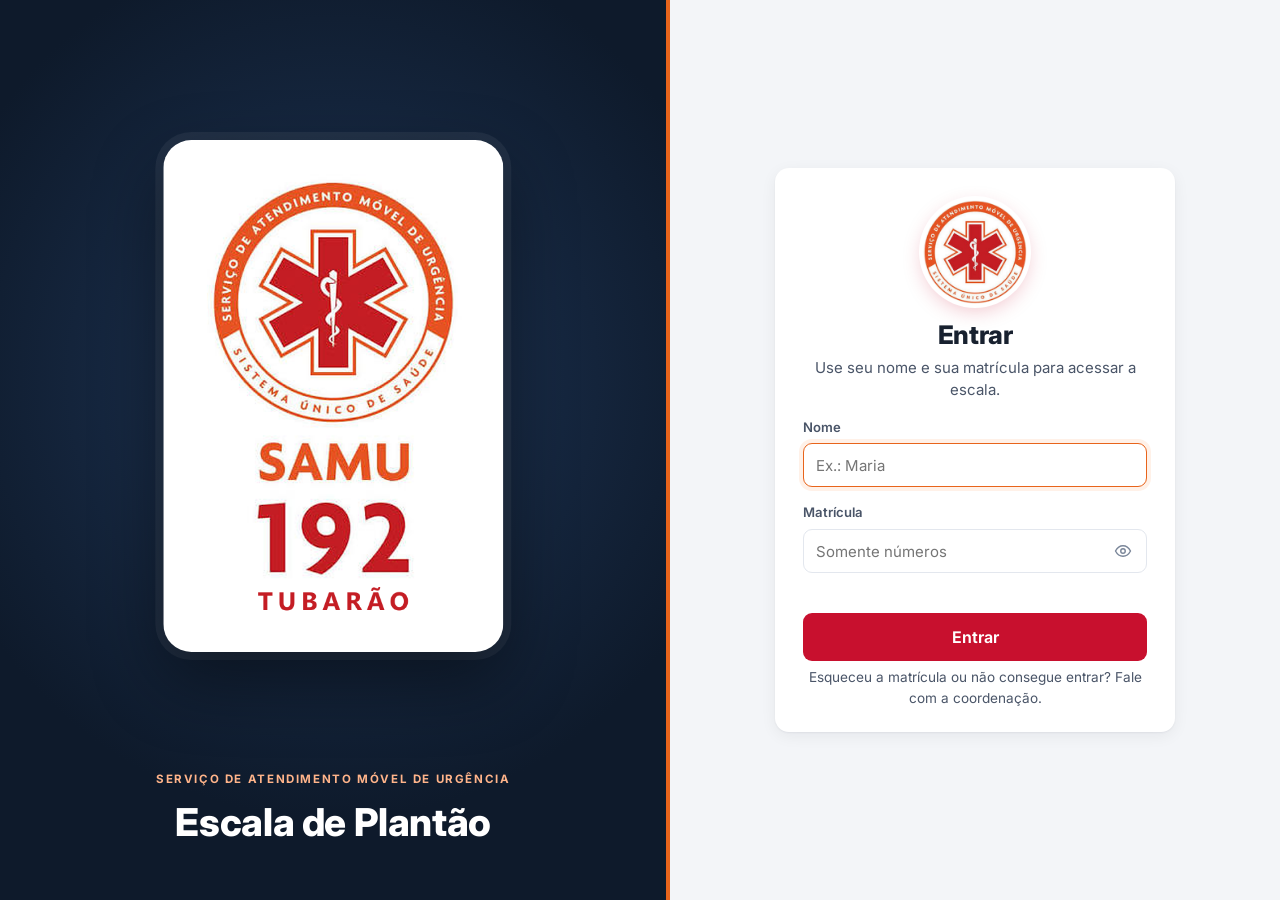
<file: static/login.html>
<!doctype html>
<html lang="pt-BR">
<head>
  <meta charset="utf-8">
  <meta name="viewport" content="width=device-width, initial-scale=1">
  <title>Entrar · Escala de Plantão SAMU 192</title>
  <meta name="theme-color" content="#0E1A2B">
  <link rel="preconnect" href="https://fonts.googleapis.com">
  <link rel="preconnect" href="https://fonts.gstatic.com" crossorigin>
  <link href="https://fonts.googleapis.com/css2?family=Inter:wght@400;500;600;700;800&display=swap" rel="stylesheet">
  <link rel="stylesheet" href="css/style.css">
  <link rel="manifest" href="manifest.webmanifest">
  <link rel="icon" type="image/png" sizes="32x32" href="img/favicon-32.png">
  <link rel="apple-touch-icon" href="img/apple-touch-icon.png">
  <meta name="apple-mobile-web-app-capable" content="yes">
  <meta name="mobile-web-app-capable" content="yes">
  <meta name="apple-mobile-web-app-status-bar-style" content="black-translucent">
  <meta name="apple-mobile-web-app-title" content="Escala SAMU">
</head>
<body class="login-page">
  <main class="login">
    <section class="login__brand" aria-hidden="true">
      <img class="login__brand-logo" src="img/samu-logo.png" alt="" width="846" height="1393">
      <div class="login__brand-text">
        <p class="hero__eyebrow">Serviço de Atendimento Móvel de Urgência</p>
        <p class="login__brand-title">Escala de Plantão</p>
      </div>
    </section>

    <section class="login__panel">
      <form class="login__card" id="form-login" novalidate>
        <div class="login__logo" role="img" aria-label="Logotipo do SAMU 192"></div>
        <h1>Entrar</h1>
        <p class="muted">Use seu nome e sua matrícula para acessar a escala.</p>

        <div class="login__aviso" id="login-aviso" role="status" hidden></div>

        <label class="field">
          <span class="field__label">Nome</span>
          <input name="nome" id="nome" autocomplete="username" autocapitalize="words" spellcheck="false"
                 placeholder="Ex.: Maria" maxlength="60" required aria-describedby="login-erro">
        </label>

        <label class="field">
          <span class="field__label">Matrícula</span>
          <span class="login__senha">
            <input name="matricula" id="matricula" type="password" inputmode="numeric" autocomplete="current-password"
                   placeholder="Somente números" maxlength="20" required aria-describedby="login-erro">
            <button type="button" class="login__olho" id="mostrar" aria-label="Mostrar matrícula" aria-pressed="false">
              <svg class="ic" viewBox="0 0 24 24"><path d="M2 12s3.6-7 10-7 10 7 10 7-3.6 7-10 7S2 12 2 12z"/><circle cx="12" cy="12" r="3"/></svg>
            </button>
          </span>
        </label>

        <p class="login__erro" id="login-erro" role="alert"></p>

        <button type="submit" class="btn btn--primary login__btn" id="entrar">
          <span class="login__spinner" aria-hidden="true"></span>
          <span id="entrar-texto">Entrar</span>
        </button>

        <p class="login__ajuda muted small">Esqueceu a matrícula ou não consegue entrar? Fale com a coordenação.</p>
      </form>
    </section>
  </main>
  <script src="js/login.js" type="module"></script>
  <script src="js/pwa.js" defer></script>
</body>
</html>
</file>
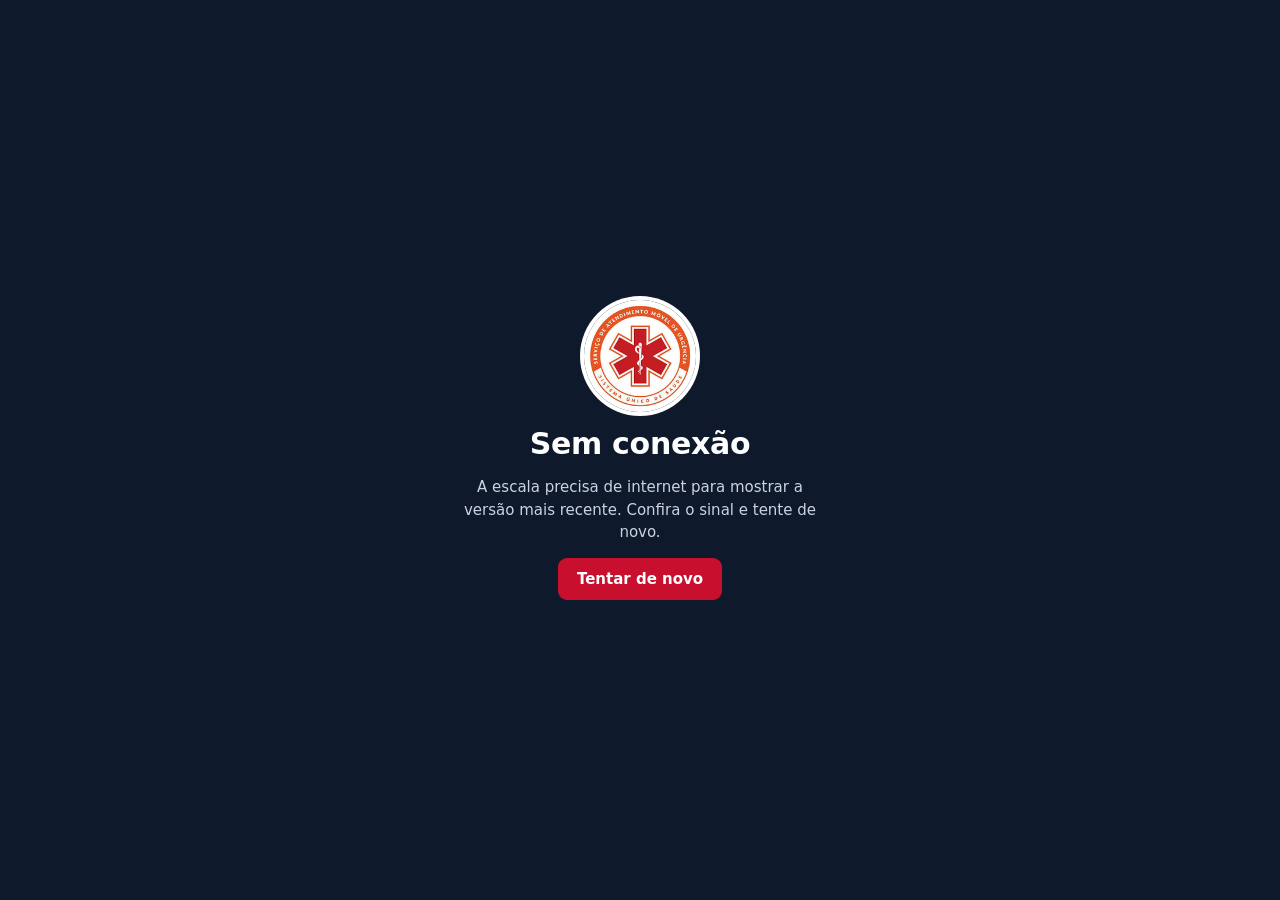
<file: static/offline.html>
<!doctype html>
<html lang="pt-BR">
<head>
  <meta charset="utf-8">
  <meta name="viewport" content="width=device-width, initial-scale=1">
  <title>Sem conexão · Escala de Plantão SAMU 192</title>
  <meta name="theme-color" content="#0E1A2B">
  <link rel="stylesheet" href="css/style.css">
  <style>
    .offline { min-height: 100vh; display: grid; place-items: center; padding: 24px 16px; background: var(--navy); color: #fff; text-align: center; }
    .offline__card { display: grid; gap: 14px; justify-items: center; max-width: 360px; }
    .offline__card img { width: 112px; height: 112px; border-radius: 50%; box-shadow: 0 0 0 4px #fff; }
    .offline__card p { color: #C9D3E1; }
  </style>
</head>
<body>
  <main class="offline">
    <div class="offline__card">
      <img src="img/icon-192.png" alt="SAMU 192">
      <h1>Sem conexão</h1>
      <p>A escala precisa de internet para mostrar a versão mais recente. Confira o sinal e tente de novo.</p>
      <button class="btn btn--primary" onclick="location.href='/'">Tentar de novo</button>
    </div>
  </main>
</body>
</html>
</file>
<file: static/css/style.css>
:root {
  --red: #C8102E;
  --red-700: #A00C24;
  --red-50: #FDECEE;
  --orange: #E8641B;
  --orange-50: #FFF1E8;
  --navy: #0E1A2B;
  --navy-700: #1B2A40;
  --ink: #18212F;
  --ink-2: #4A5568;
  --ink-3: #7A8699;
  --line: #E3E7EE;
  --bg: #F3F5F8;
  --surface: #FFFFFF;
  --green: #1E8E5A;
  --green-50: #E5F5EC;
  --amber: #B7791F;
  --amber-50: #FFF4DB;
  --blue-50: #EEF3FB;

  --s-DISPONIVEL: #FFFFFF;
  --s-DISPONIVEL-b: #D5DBE5;
  --s-INDISPONIVEL: #F9D3D8;
  --s-INDISPONIVEL-b: #E58A96;
  --s-PREFERENCIAL: #CDEFD9;
  --s-PREFERENCIAL-b: #6CC393;
  --s-FERIAS: #FFE2B8;
  --s-FERIAS-b: #EDAA4A;

  --radius: 14px;
  --radius-sm: 9px;
  --shadow: 0 1px 2px rgba(16, 24, 40, .05), 0 4px 16px rgba(16, 24, 40, .06);
  --font: "Inter", system-ui, -apple-system, "Segoe UI", Roboto, sans-serif;
}

* { box-sizing: border-box; }
html { -webkit-text-size-adjust: 100%; }
body {
  margin: 0;
  font: 15px/1.5 var(--font);
  color: var(--ink);
  background: var(--bg);
}
h1, h2, h3 { margin: 0; line-height: 1.2; letter-spacing: -.01em; }
h2 { font-size: 1.5rem; font-weight: 800; }
h3 { font-size: 1.05rem; font-weight: 700; }
p { margin: 0; }
.muted { color: var(--ink-2); }
.small { font-size: .85rem; }
[hidden] { display: none !important; }
button, input, select { font: inherit; color: inherit; }
:focus-visible { outline: 3px solid color-mix(in srgb, var(--orange) 70%, transparent); outline-offset: 2px; }

.ic { width: 18px; height: 18px; flex: none; fill: none; stroke: currentColor; stroke-width: 1.9; stroke-linecap: round; stroke-linejoin: round; }
.ic--xl { width: 56px; height: 56px; stroke-width: 1.4; }

/* ---------- Hero ---------- */
.hero {
  position: relative;
  color: #fff;
  background:
    linear-gradient(90deg, rgba(14, 26, 43, 0) 0, rgba(14, 26, 43, 0) 260px, var(--navy) 500px),
    var(--navy);
  border-bottom: 4px solid var(--orange);
}
.hero__inner {
  max-width: 1240px; margin: 0 auto; padding: 32px 24px;
  display: flex; justify-content: flex-end; align-items: center; min-height: 300px;
}
.hero__text { max-width: 560px; }
.hero__eyebrow { text-transform: uppercase; letter-spacing: .14em; font-size: .72rem; font-weight: 700; color: #FFB48A; }
.hero h1 { font-size: clamp(2rem, 4vw, 2.9rem); font-weight: 800; margin: 6px 0 8px; }
.hero__chips { display: flex; flex-wrap: wrap; gap: 8px; margin-top: 18px; }
.hero__chip {
  display: inline-flex; align-items: center; gap: 6px;
  padding: 6px 12px; border-radius: 999px; font-size: .82rem; font-weight: 600;
  background: rgba(255, 255, 255, .1); border: 1px solid rgba(255, 255, 255, .16);
}
.hero__chip .ic { width: 15px; height: 15px; }

/* ---------- Stepper ---------- */
.stepper {
  position: sticky; top: 0; z-index: 20;
  background: rgba(255, 255, 255, .92); backdrop-filter: blur(10px);
  border-bottom: 1px solid var(--line);
}
.stepper__list {
  list-style: none; margin: 0 auto; padding: 0 16px; max-width: 1240px;
  display: flex; gap: 4px; overflow-x: auto;
}
.step {
  display: flex; align-items: center; gap: 10px; white-space: nowrap;
  padding: 16px 14px 14px; border: 0; background: none; cursor: pointer;
  color: var(--ink-3); font-weight: 600; border-bottom: 3px solid transparent;
}
.step:hover { color: var(--ink); }
.step__num {
  display: grid; place-items: center; width: 26px; height: 26px; border-radius: 50%;
  font-size: .8rem; background: var(--bg); border: 1.5px solid var(--line);
}
.step.is-done .step__num { background: var(--green); border-color: var(--green); color: #fff; font-size: 0; }
.step.is-done .step__num::after { content: "✓"; font-size: .8rem; }
.step[aria-current="step"] { color: var(--red); border-bottom-color: var(--red); }
.step[aria-current="step"] .step__num { background: var(--red); border-color: var(--red); color: #fff; font-size: .8rem; }
.step[aria-current="step"] .step__num::after { content: none; }

/* ---------- Layout ---------- */
.container { max-width: 1240px; margin: 0 auto; padding: 28px 24px 64px; }
.view { display: grid; gap: 20px; animation: fade .25s ease; }
@keyframes fade { from { opacity: 0; transform: translateY(4px); } }
.view__head { display: flex; justify-content: space-between; align-items: flex-end; gap: 16px; flex-wrap: wrap; }
.view__head .muted { margin-top: 4px; max-width: 70ch; }
.layout-side { display: grid; grid-template-columns: 360px 1fr; gap: 20px; align-items: start; }
.layout-side--wide { grid-template-columns: 280px 1fr; }
.layout-side > * { min-width: 0; }
.card { background: var(--surface); border-radius: var(--radius); box-shadow: var(--shadow); padding: 22px; }
.card--flush { padding: 0; overflow: hidden; }
.card--narrow { max-width: 620px; }
.stack { display: grid; gap: 18px; }
.grid-2 { display: grid; grid-template-columns: 1fr 1fr; gap: 14px; }
.actions { display: flex; gap: 10px; justify-content: flex-end; flex-wrap: wrap; align-items: center; }

/* ---------- Forms ---------- */
.field { display: grid; gap: 6px; border: 0; padding: 0; margin: 0; min-width: 0; }
.field__label { font-size: .82rem; font-weight: 600; color: var(--ink-2); padding: 0; }
.field input {
  height: 44px; padding: 0 12px; border-radius: var(--radius-sm);
  border: 1.5px solid var(--line); background: #fff; width: 100%;
  transition: border-color .15s, box-shadow .15s;
}
.field input:focus { outline: none; border-color: var(--orange); box-shadow: 0 0 0 4px var(--orange-50); }
.field input[aria-invalid="true"] { border-color: var(--red); }
.field__error { color: var(--red); font-size: .8rem; min-height: 1em; }
.field__error:empty { display: none; }

.segmented { display: grid; grid-template-columns: 1fr 1fr; background: var(--bg); border-radius: var(--radius-sm); padding: 4px; gap: 4px; }
.segmented input { position: absolute; opacity: 0; pointer-events: none; }
.segmented span {
  display: block; text-align: center; padding: 9px 8px; border-radius: 7px;
  font-weight: 600; font-size: .9rem; color: var(--ink-2); cursor: pointer;
}
.segmented input:checked + span { background: #fff; color: var(--ink); box-shadow: 0 1px 3px rgba(0,0,0,.1); }
.segmented input:focus-visible + span { outline: 3px solid var(--orange-50); }

.presets { display: flex; gap: 8px; flex-wrap: wrap; }
.chip {
  border: 1.5px solid var(--line); background: #fff; border-radius: 999px;
  padding: 6px 14px; font-size: .85rem; font-weight: 600; color: var(--ink-2); cursor: pointer;
}
.chip:hover { border-color: var(--orange); color: var(--orange); }

.summary { display: grid; grid-template-columns: repeat(3, 1fr); gap: 10px; }
.summary div { background: var(--bg); border-radius: var(--radius-sm); padding: 12px 14px; }
.summary b { display: block; font-size: 1.35rem; font-weight: 800; }
.summary span { font-size: .8rem; color: var(--ink-2); }
.summary .is-error { grid-column: 1 / -1; background: var(--red-50); color: var(--red-700); font-weight: 600; }

/* ---------- Buttons ---------- */
.btn {
  display: inline-flex; align-items: center; justify-content: center; gap: 8px;
  height: 42px; padding: 0 18px; border-radius: var(--radius-sm); border: 1.5px solid transparent;
  font-weight: 650; cursor: pointer; text-decoration: none; white-space: nowrap;
  transition: background .15s, border-color .15s, transform .05s;
}
.btn:active { transform: translateY(1px); }
.btn--primary { background: var(--red); color: #fff; }
.btn--primary:hover { background: var(--red-700); }
.btn--ghost { background: #fff; border-color: var(--line); color: var(--ink); }
.btn--ghost:hover { border-color: var(--ink-3); }
.btn--danger { background: var(--red); color: #fff; }
.btn--small { height: 34px; padding: 0 12px; font-size: .85rem; background: #fff; border-color: currentColor; color: inherit; }
.btn:disabled, .btn[aria-disabled="true"] { opacity: .45; pointer-events: none; }
.btn.is-loading { pointer-events: none; opacity: .8; }
.btn.is-loading .ic { animation: spin .8s linear infinite; }
@keyframes spin { to { transform: rotate(360deg); } }
.icon-btn {
  display: grid; place-items: center; width: 34px; height: 34px; border-radius: 8px;
  border: 0; background: none; color: var(--ink-3); cursor: pointer;
}
.icon-btn:hover { background: var(--bg); color: var(--ink); }
.icon-btn--danger:hover { background: var(--red-50); color: var(--red); }

/* ---------- Toolbar & tabs ---------- */
.toolbar {
  display: flex; align-items: center; justify-content: space-between; gap: 12px; flex-wrap: wrap;
  padding: 14px 18px; border-bottom: 1px solid var(--line);
}
.tabs { display: flex; gap: 4px; background: var(--bg); padding: 4px; border-radius: var(--radius-sm); }
.tab {
  border: 0; background: none; padding: 7px 12px; border-radius: 7px;
  font-weight: 600; font-size: .88rem; color: var(--ink-2); cursor: pointer;
}
.tab[aria-selected="true"], .tab[aria-checked="true"] { background: #fff; color: var(--ink); box-shadow: 0 1px 3px rgba(0,0,0,.1); }
.count { color: var(--ink-3); font-weight: 500; margin-left: 2px; }
.search { position: relative; display: flex; align-items: center; }
.search .ic { position: absolute; left: 10px; color: var(--ink-3); width: 16px; }
.search input { height: 36px; border-radius: 8px; border: 1.5px solid var(--line); padding: 0 12px 0 32px; width: 200px; }
.search input:focus { outline: none; border-color: var(--orange); }

/* ---------- People list ---------- */
.people { list-style: none; margin: 0; padding: 6px; max-height: calc(100vh - 120px); overflow-y: auto; }
.layout-side--wide > aside { position: sticky; top: 76px; }
.person {
  display: flex; align-items: center; gap: 12px; padding: 10px 12px; border-radius: 10px;
}
.person:hover { background: var(--bg); }
.person.is-editing { background: var(--orange-50); }
.avatar {
  display: grid; place-items: center; flex: none; width: 38px; height: 38px; border-radius: 50%;
  font-weight: 700; font-size: .85rem; color: #fff;
}
.avatar.c-ENFERMEIRO { background: linear-gradient(135deg, var(--red), #E0475D); }
.avatar.c-MOTORISTA { background: linear-gradient(135deg, var(--navy-700), #3B5276); }
.person__info { flex: 1; min-width: 0; }
.person__name { font-weight: 650; white-space: nowrap; overflow: hidden; text-overflow: ellipsis; }
.person__meta { font-size: .8rem; color: var(--ink-3); }
.badge {
  display: inline-block; padding: 2px 8px; border-radius: 999px; font-size: .72rem; font-weight: 700;
  letter-spacing: .02em;
}
.badge.c-ENFERMEIRO { background: var(--red-50); color: var(--red-700); }
.badge.c-MOTORISTA { background: var(--blue-50); color: var(--navy-700); }
.empty-list { padding: 40px 20px; text-align: center; color: var(--ink-3); }

.people--compact .person { cursor: pointer; border: 1.5px solid transparent; }
.people--compact .person[aria-selected="true"] { background: var(--orange-50); border-color: color-mix(in srgb, var(--orange) 45%, transparent); }
.people--compact .avatar { width: 32px; height: 32px; font-size: .75rem; }
.group-title { padding: 12px 12px 4px; font-size: .72rem; font-weight: 700; color: var(--ink-3); text-transform: uppercase; letter-spacing: .08em; }

.health { margin-top: 18px; padding-top: 18px; border-top: 1px solid var(--line); display: grid; gap: 8px; font-size: .86rem; }
.health__row { display: flex; align-items: center; gap: 8px; }
.health__row .ic { width: 16px; }
.ok { color: var(--green); }
.warn { color: var(--amber); }

/* ---------- Availability calendar ---------- */
.brushbar { display: flex; justify-content: space-between; align-items: center; gap: 12px; flex-wrap: wrap; margin-bottom: 16px; }
.brushes { display: flex; gap: 8px; flex-wrap: wrap; }
.brush {
  display: inline-flex; align-items: center; gap: 8px; padding: 7px 12px 7px 10px;
  border-radius: 999px; border: 1.5px solid var(--line); background: #fff; cursor: pointer;
  font-weight: 600; font-size: .86rem; color: var(--ink-2);
}
.brush i { width: 14px; height: 14px; border-radius: 4px; border: 1.5px solid; }
.brush kbd { font: 600 .7rem var(--font); color: var(--ink-3); background: var(--bg); border-radius: 4px; padding: 1px 5px; }
.brush[aria-checked="true"] { border-color: var(--ink); color: var(--ink); box-shadow: 0 0 0 3px rgba(24,33,47,.08); }
.save-state { font-size: .82rem; color: var(--ink-3); display: inline-flex; gap: 6px; align-items: center; }

.s-DISPONIVEL i, .slot.s-DISPONIVEL { background: var(--s-DISPONIVEL); border-color: var(--s-DISPONIVEL-b); }
.s-INDISPONIVEL i, .slot.s-INDISPONIVEL { background: var(--s-INDISPONIVEL); border-color: var(--s-INDISPONIVEL-b); }
.s-PREFERENCIAL i, .slot.s-PREFERENCIAL { background: var(--s-PREFERENCIAL); border-color: var(--s-PREFERENCIAL-b); }
.s-FERIAS i, .slot.s-FERIAS { background: var(--s-FERIAS); border-color: var(--s-FERIAS-b); }

.cal { display: grid; grid-template-columns: repeat(7, minmax(0, 1fr)); gap: 6px; user-select: none; }
.cal__dow {
  border: 0; background: none; padding: 4px 0 6px; font-size: .72rem; font-weight: 700;
  text-transform: uppercase; letter-spacing: .06em; color: var(--ink-3); cursor: pointer; border-radius: 6px;
}
.cal__dow:hover { color: var(--ink); background: var(--bg); }
.cal__dow.is-weekend { color: #3B6FD8; }
.day { border-radius: 10px; background: var(--bg); padding: 6px; display: grid; gap: 4px; min-height: 92px; }
.day--out { visibility: hidden; }
.day__date {
  border: 0; background: none; text-align: left; font-weight: 700; font-size: .82rem;
  padding: 2px 4px; border-radius: 5px; cursor: pointer; display: flex; justify-content: space-between;
}
.day__date:hover { background: #fff; }
.day__date small { color: var(--ink-3); font-weight: 500; }
.day.is-weekend .day__date { color: #3B6FD8; }
.slot {
  display: flex; align-items: center; gap: 5px; height: 30px; padding: 0 7px;
  border: 1.5px solid; border-radius: 7px; font-size: .74rem; font-weight: 650; color: var(--ink-2);
  cursor: pointer; transition: transform .06s, background .12s;
}
.slot:hover { transform: scale(1.03); }
.slot .ic { width: 14px; height: 14px; }
.cal-hint { text-align: center; padding: 60px 20px; color: var(--ink-3); }

/* ---------- Escala ---------- */
.banner {
  display: flex; align-items: center; gap: 10px; padding: 12px 16px; border-radius: var(--radius-sm);
  background: var(--amber-50); color: #7A4E0B; font-weight: 600;
}
.banner .btn--small { margin-left: auto; }
.empty { text-align: center; padding: 64px 20px; background: var(--surface); border-radius: var(--radius); box-shadow: var(--shadow); color: var(--ink-3); }
.empty h3 { color: var(--ink); margin: 14px 0 6px; }

.banner--info { background: var(--blue-50); color: var(--navy-700); }
.empty .actions--center { justify-content: center; margin-top: 20px; }
.painel { display: grid; gap: 20px; }
.kpis { display: grid; grid-template-columns: repeat(4, 1fr); gap: 14px; }
.kpi { background: var(--surface); border-radius: var(--radius); box-shadow: var(--shadow); padding: 16px 18px; position: relative; overflow: hidden; }
.kpi::before { content: ""; position: absolute; inset: 0 auto 0 0; width: 4px; background: var(--line); }
.kpi.is-good::before { background: var(--green); }
.kpi.is-bad::before { background: var(--red); }
.kpi.is-warn::before { background: var(--orange); }
.kpi__label { font-size: .8rem; color: var(--ink-2); font-weight: 600; }
.kpi__value { font-size: 1.9rem; font-weight: 800; letter-spacing: -.02em; margin-top: 2px; }
.kpi__hint { font-size: .78rem; color: var(--ink-3); }

.alerts { display: grid; gap: 8px; }
.alerts:empty { display: none; }
.alert {
  display: flex; gap: 12px; padding: 14px 16px; border-radius: var(--radius-sm);
  background: var(--red-50); color: var(--red-700); border: 1px solid #F5C2C9;
}
.alert ul { margin: 6px 0 0; padding-left: 18px; font-size: .86rem; color: var(--ink-2); columns: 2; }
.alert--warn { background: var(--amber-50); color: #7A4E0B; border-color: #F1D79A; }
.alert .link {
  border: 0; background: none; padding: 0; font: inherit; color: inherit; text-align: left; cursor: pointer;
  text-decoration: underline; text-decoration-color: transparent; text-underline-offset: 2px;
}
.alert .link:hover { text-decoration-color: currentColor; }
.alert--ok { background: var(--green-50); color: var(--green); border-color: #B9E3CB; font-weight: 600; align-items: center; }


.toolbar__tools { display: flex; align-items: center; gap: 10px; flex-wrap: wrap; }
.btn--sm { height: 36px; padding: 0 12px; font-size: .86rem; }

.legend { display: flex; flex-wrap: wrap; align-items: center; gap: 10px 22px; padding: 12px 16px; border-bottom: 1px solid var(--line); }
.legend__group { display: flex; flex-wrap: wrap; align-items: center; gap: 6px; }
.legend__title { font-size: .7rem; font-weight: 700; letter-spacing: .08em; text-transform: uppercase; color: var(--ink-3); margin-right: 2px; }
.legend__keys { display: flex; gap: 14px; margin-left: auto; font-size: .78rem; color: var(--ink-3); }
.legend__keys > span { display: inline-flex; align-items: center; gap: 4px; }
.lchip {
  --pc: var(--ink-3);
  display: inline-flex; align-items: center; gap: 6px; padding: 3px 9px 3px 7px; border-radius: 999px;
  border: 1.5px solid transparent; background: color-mix(in srgb, var(--pc) 13%, #fff);
  font-size: .78rem; font-weight: 600; color: var(--ink); cursor: pointer;
}
.lchip i { width: 10px; height: 10px; border-radius: 50%; background: var(--pc); }
.lchip__n { color: var(--ink-3); font-weight: 500; font-variant-numeric: tabular-nums; }
.lchip:hover { border-color: color-mix(in srgb, var(--pc) 50%, transparent); }
.lchip[aria-pressed="true"] { border-color: var(--pc); box-shadow: 0 0 0 2px color-mix(in srgb, var(--pc) 22%, transparent); }

.sched { display: grid; grid-template-columns: repeat(7, minmax(0, 1fr)); gap: 6px; padding: 16px; }
.sched .cal__dow { cursor: default; }
.sched .cal__dow:hover { background: none; color: var(--ink-3); }
.sday { background: var(--bg); border-radius: 10px; padding: 6px; display: grid; gap: 4px; align-content: start; }
.sday__date { font-weight: 700; font-size: .8rem; padding: 0 3px; display: flex; justify-content: space-between; }
.sday.is-weekend .sday__date { color: #3B6FD8; }
.shift { display: grid; gap: 3px; border-radius: 8px; padding: 4px; background: #fff; border: 1px solid var(--line); }
.shift--NOITE { background: #E9EDF6; border-color: #D3DBEA; }
.shift__h { display: flex; align-items: center; gap: 4px; padding: 0 2px; font-weight: 700; font-size: .66rem; letter-spacing: .05em; color: var(--amber); }
.shift--NOITE .shift__h { color: var(--navy-700); }
.shift__h .ic { width: 12px; height: 12px; }

/* Posição na escala: faixa e fundo na cor do profissional, texto sempre escuro (contraste AA). */
.pos {
  --pc: var(--ink-3);
  position: relative; display: flex; align-items: center; gap: 5px; width: 100%; min-width: 0;
  padding: 3px 6px 3px 5px; border: 0; border-left: 3px solid var(--pc); border-radius: 5px;
  background: color-mix(in srgb, var(--pc) 15%, #fff);
  font: inherit; font-size: .74rem; line-height: 1.35; color: var(--ink); text-align: left;
  transition: opacity .15s, box-shadow .12s;
}
button.pos { cursor: pointer; }
button.pos:hover { box-shadow: inset 0 0 0 1.5px var(--pc); }
.pos__role { flex: none; font-size: .62rem; font-weight: 800; color: color-mix(in srgb, var(--pc) 70%, #000); }
.pos__name { flex: 1; min-width: 0; white-space: nowrap; overflow: hidden; text-overflow: ellipsis; font-weight: 600; }
.pos__mark, .pos__flag { flex: none; width: 13px; height: 13px; }
.pos__mark { color: var(--ink-3); }
.pos__flag { color: var(--amber); stroke-width: 2.2; }
.pos.has-conflict { box-shadow: inset 0 0 0 1.5px var(--amber); }
.pos.is-vago {
  --pc: var(--red);
  background: repeating-linear-gradient(-45deg, var(--red-50) 0 5px, #fff 5px 10px); color: var(--red-700);
}
.pos.is-vago .pos__name { font-weight: 800; letter-spacing: .03em; }
.pos--chave { display: inline-flex; width: auto; padding: 0 6px; font-size: .68rem; }
.has-highlight .pos:not(.is-highlighted) { opacity: .25; }
.pos.is-highlighted { box-shadow: 0 0 0 2px var(--pc); font-weight: 700; }

/* Vem depois de .pos/.lchip para que a cor da pessoa vença o cinza padrão. */
/* Paleta por profissional: manter em sincronia com PALETA em escala/relatorio_pdf.py.
   A cor nunca é o único sinal: o nome e a função (E/M) sempre aparecem escritos. */
.pc-0 { --pc: #3B6FD8; } .pc-1 { --pc: #E07A1F; } .pc-2 { --pc: #2E9E5B; } .pc-3 { --pc: #8E5CC4; }
.pc-4 { --pc: #129C9C; } .pc-5 { --pc: #C29A00; } .pc-6 { --pc: #8B5E3C; } .pc-7 { --pc: #D6548E; }
.pc-8 { --pc: #5B6B82; } .pc-9 { --pc: #6B8E23; } .pc-10 { --pc: #4446B8; } .pc-11 { --pc: #9E2A5E; }
.avatar--pc { background: var(--pc); }

.table-wrap { overflow-x: auto; }
.table-escala td { padding: 6px 12px; }
.table-escala td:nth-child(n+3) { min-width: 180px; }
.table-escala tr.is-new-day td { border-top: 2px solid var(--line); }
.turno-pill--DIA { color: var(--amber); }
.turno-pill--NOITE { color: var(--navy-700); }
table { width: 100%; border-collapse: collapse; font-size: .9rem; }
th, td { text-align: left; padding: 10px 16px; border-bottom: 1px solid var(--line); white-space: nowrap; }
th { font-size: .75rem; text-transform: uppercase; letter-spacing: .06em; color: var(--ink-3); font-weight: 700; background: #FAFBFC; position: sticky; top: 0; }
tbody tr:hover { background: #FAFBFC; }
tr.is-weekend td:first-child { color: #3B6FD8; font-weight: 600; }
.turno-pill { display: inline-flex; align-items: center; gap: 5px; font-size: .78rem; font-weight: 700; }
.turno-pill .ic { width: 14px; height: 14px; }

.stats-row { cursor: pointer; }
.stats-row.is-active { background: var(--orange-50) !important; }
.bar { display: flex; height: 10px; border-radius: 999px; overflow: hidden; background: var(--bg); min-width: 140px; }
.bar__d { background: var(--orange); }
.bar__n { background: var(--navy-700); }
.legend-inline { display: inline-flex; gap: 12px; font-size: .78rem; color: var(--ink-3); }
.legend-inline i { display: inline-block; width: 10px; height: 10px; border-radius: 3px; margin-right: 4px; vertical-align: -1px; }

/* ---------- Toast / modal ---------- */
.toasts { position: fixed; bottom: 20px; left: 50%; transform: translateX(-50%); display: grid; gap: 8px; z-index: 100; width: min(440px, calc(100% - 32px)); }
.toast {
  display: flex; align-items: center; gap: 10px; padding: 12px 16px; border-radius: 10px;
  background: var(--ink); color: #fff; box-shadow: 0 10px 30px rgba(0,0,0,.25); font-weight: 500;
  animation: toast-in .2s ease;
}
.toast--error { background: var(--red-700); }
.toast--ok .ic { color: #6EE7A8; }
.toast--warn { background: #6B4508; }
.toast--warn .ic { color: #FFD48A; }
.toast > span { flex: 1; }
.toast__acao {
  flex: none; border: 0; border-radius: 7px; padding: 6px 10px; cursor: pointer;
  background: rgba(255, 255, 255, .16); color: #fff; font-weight: 700; font-size: .85rem;
}
.toast__acao:hover { background: rgba(255, 255, 255, .26); }
@keyframes toast-in { from { opacity: 0; transform: translateY(10px); } }

.modal { border: 0; border-radius: var(--radius); padding: 24px; width: min(420px, calc(100% - 32px)); box-shadow: 0 20px 60px rgba(0,0,0,.3); }
.modal::backdrop { background: rgba(14, 26, 43, .55); }
.modal p { margin: 8px 0 20px; }

.modal--pos { width: min(480px, calc(100% - 24px)); padding: 0; }
.modal--pos p { margin: 0; }
.modal__head { display: flex; justify-content: space-between; align-items: flex-start; gap: 12px; padding: 20px 16px 14px 20px; border-bottom: 1px solid var(--line); }
.modal__head h3 { margin: 2px 0; }
.eyebrow { display: inline-flex; align-items: center; gap: 6px; font-size: .74rem; font-weight: 700; letter-spacing: .06em; text-transform: uppercase; color: var(--orange); }
.eyebrow .ic { width: 14px; height: 14px; }
.cands { display: grid; gap: 2px; padding: 6px 8px 10px; max-height: min(62vh, 540px); overflow-y: auto; }
.cands__title { padding: 12px 10px 4px; font-size: .7rem; font-weight: 700; letter-spacing: .06em; text-transform: uppercase; color: var(--ink-3); }
.cands__sub { text-transform: none; letter-spacing: 0; font-weight: 500; }
.cand {
  display: flex; align-items: center; gap: 12px; width: 100%; padding: 8px 10px;
  border: 0; border-radius: 10px; background: none; text-align: left; cursor: pointer;
}
.cand:hover, .cand:focus-visible { background: var(--bg); }
.cand[aria-current] { background: var(--orange-50); cursor: default; }
.cand.is-blocked .avatar { opacity: .5; }
.cand__info { display: grid; min-width: 0; }
.cand__name { font-weight: 650; }
.cand__meta { display: flex; flex-wrap: wrap; align-items: center; gap: 4px; font-size: .8rem; color: var(--ink-3); }
.cand__warn, .cand__pref { display: inline-flex; align-items: center; gap: 4px; }
.cand__warn { color: #8A5A0B; }
.cand__pref { color: var(--green); font-weight: 600; }
.cand__warn .ic, .cand__pref .ic { width: 14px; height: 14px; }
.cand--vago { margin-top: 6px; color: var(--red-700); }
.cand--vago > .ic { width: 38px; height: 20px; }
.badge--atual { background: var(--orange); color: #fff; vertical-align: 1px; }

/* ---------- Responsive ---------- */
@media (max-width: 960px) {
  .layout-side, .layout-side--wide { grid-template-columns: 1fr; }
  .people--compact { display: flex; overflow-x: auto; max-height: none; gap: 4px; }
  .people--compact .group-title { display: none; }
  .people--compact .person { flex: none; }
  .kpis { grid-template-columns: repeat(2, 1fr); }
  .layout-side--wide > aside { position: static; }
}
@media (max-width: 640px) {
  .container { padding: 20px 16px 48px; }
  .hero__inner { padding: 28px 16px; }
  .step__label { display: none; }
  .step[aria-current="step"] .step__label { display: inline; }
  .grid-2, .summary { grid-template-columns: 1fr; }
  .card { padding: 16px; }
  .cal, .sched { gap: 3px; }
  .sched { padding: 8px; }
  .day, .sday { padding: 3px; }
  .slot { padding: 0 4px; font-size: .62rem; }
  .slot .ic { display: none; }
  .day__date small, .sday__date small { display: none; }
  .shift { padding: 2px; }
  .sched .pos { font-size: .62rem; padding: 2px 3px; border-left-width: 2px; }
  .sched .pos__role, .sched .pos__mark { display: none; }
  .legend { padding: 10px 12px; }
  .legend__keys { margin-left: 0; }
  .toolbar__tools { width: 100%; justify-content: space-between; }
  .alert ul { columns: 1; }
  .search input { width: 100%; }
}
@media (prefers-reduced-motion: reduce) {
  * { animation: none !important; transition: none !important; }
}

/* ---------- Print ---------- */
@media print {
  body { background: #fff; }
  * { -webkit-print-color-adjust: exact; print-color-adjust: exact; }
  .hero, .stepper, .view__head .actions, .toolbar .tabs, .toolbar__tools, .banner, .toasts, .painel .alerts, .painel .kpis, .card--stats, .legend__keys { display: none !important; }
  .card { box-shadow: none; border: 1px solid #ddd; break-inside: avoid; }
  .container { padding: 0; max-width: none; }
  .has-highlight .pos:not(.is-highlighted) { opacity: 1; }
}

/* ---------- Login ---------- */
.login-page { min-height: 100vh; background: var(--navy); }
.login { min-height: 100vh; display: grid; grid-template-columns: minmax(0, 1.1fr) minmax(380px, 1fr); }
.login__brand {
  position: relative; display: flex; align-items: flex-end; padding: 48px;
  background:
    linear-gradient(180deg, rgba(14, 26, 43, 0) 45%, rgba(14, 26, 43, .92) 100%), var(--navy);
  border-right: 4px solid var(--orange);
}
.login__brand-title { color: #fff; font-size: clamp(1.8rem, 3vw, 2.6rem); font-weight: 800; letter-spacing: -.01em; margin-top: 6px; }
.login__panel { position: relative; z-index: 1; display: grid; place-items: center; padding: 32px 20px; background: var(--bg); }
.login__card {
  width: min(400px, 100%); display: grid; gap: 16px;
  background: var(--surface); border-radius: var(--radius); box-shadow: var(--shadow); padding: 32px 28px 24px;
}
.login__logo {
  --t: 104px;
  width: var(--t); height: var(--t); border-radius: 50%; justify-self: center;
  box-shadow: 0 0 0 4px #fff, 0 6px 20px rgba(200, 16, 46, .25);
}
.login__card h1 { font-size: 1.6rem; font-weight: 800; text-align: center; }
.login__card > .muted { text-align: center; margin-top: -10px; }
.login__aviso { background: var(--blue-50); color: var(--navy-700); border-radius: var(--radius-sm); padding: 10px 12px; font-size: .9rem; }
.login__senha { position: relative; display: block; }
.login__senha input { width: 100%; padding-right: 48px; }
.login__olho {
  position: absolute; right: 4px; top: 50%; transform: translateY(-50%);
  width: 40px; height: 40px; display: grid; place-items: center; border: 0; background: none; color: var(--ink-3); border-radius: 8px; cursor: pointer;
}
.login__olho:hover { color: var(--ink); }
.login__olho[aria-pressed="true"] { color: var(--red); }
.login__erro { color: var(--red); font-size: .88rem; font-weight: 600; min-height: 1.3em; margin: -6px 0 -4px; }
.login__btn { width: 100%; height: 48px; font-size: 1rem; justify-content: center; }
.login__spinner { display: none; width: 16px; height: 16px; border: 2px solid rgba(255,255,255,.4); border-top-color: #fff; border-radius: 50%; animation: spin .8s linear infinite; }
.login__btn.is-loading .login__spinner { display: inline-block; }
.login__ajuda { text-align: center; }
@media (max-width: 860px) {
  .login { grid-template-columns: minmax(0, 1fr); grid-template-rows: auto 1fr; }
  .login__brand {
    min-height: 150px; padding: 22px 16px 70px; align-items: flex-start; justify-content: center; text-align: center;
    border-right: 0; border-bottom: 4px solid var(--orange);
    background: linear-gradient(160deg, var(--navy-700), var(--navy));
  }
  .login__brand-title { font-size: 1.5rem; margin-top: 2px; }
  .login__brand .hero__eyebrow { font-size: .62rem; }
  .login__panel { align-items: start; padding: 0 16px 32px; }
  .login__card { margin-top: -56px; padding: 24px 18px 20px; }
}

/* ---------- Usuário logado ---------- */
.userbar {
  position: absolute; top: 14px; right: 16px; z-index: 2;
  display: flex; align-items: center; gap: 8px; color: #fff;
}
.userbar:not([hidden]) + .hero__inner { padding-top: 64px; }
.userbar__who { display: flex; align-items: center; gap: 8px; padding: 4px 12px 4px 4px; border-radius: 999px; background: rgba(255,255,255,.12); font-size: .86rem; font-weight: 600; }
.userbar__who .avatar { width: 28px; height: 28px; font-size: .72rem; background: var(--orange); color: #fff; }
.userbar__papel { font-size: .68rem; font-weight: 700; letter-spacing: .06em; text-transform: uppercase; color: #FFB48A; }
.userbar .btn { height: 34px; padding: 0 12px; font-size: .84rem; background: rgba(255,255,255,.12); color: #fff; border-color: transparent; }
.userbar .btn:hover { background: rgba(255,255,255,.22); }
.userbar .btn[aria-current="page"] { background: #fff; color: var(--navy); }
.live { display: inline-flex; align-items: center; gap: 6px; font-size: .78rem; color: #C9D3E1; }
.live i { width: 8px; height: 8px; border-radius: 50%; background: #6EE7A8; box-shadow: 0 0 0 3px rgba(110, 231, 168, .25); }
.live.is-off i { background: #FFB48A; box-shadow: none; }
.pos.is-recent { animation: pisca 1.2s ease-in-out 3; }
@keyframes pisca { 50% { box-shadow: 0 0 0 3px var(--orange); } }
@media (max-width: 640px) {
  .userbar { position: static; justify-content: flex-end; flex-wrap: wrap; padding: 10px 16px 0; }
  .userbar:not([hidden]) + .hero__inner { padding-top: 16px; }
  .userbar .live, .userbar__papel { display: none; }
}

/* ---------- Auditoria ---------- */
.audit-filtros { display: flex; flex-wrap: wrap; gap: 12px; align-items: end; padding: 16px; border-bottom: 1px solid var(--line); }
.audit-filtros .field { min-width: 180px; }
.audit-filtros select {
  height: 42px; border: 1px solid var(--line); border-radius: var(--radius-sm); padding: 0 10px; background: #fff;
}
.audit-tabela td { vertical-align: top; white-space: normal; }
.audit-tabela td:first-child { white-space: nowrap; }
.audit-tipo { display: inline-block; padding: 2px 8px; border-radius: 999px; font-size: .72rem; font-weight: 700; white-space: nowrap; background: var(--bg); color: var(--ink-2); }
.audit-tipo--plantao { background: var(--orange-50); color: #9A3F0B; }
.audit-tipo--acesso { background: var(--blue-50); color: var(--navy-700); }
.audit-tipo--falha { background: var(--red-50); color: var(--red-700); }
.audit-tipo--admin { background: var(--green-50); color: var(--green); }
.audit-vazio { padding: 40px 20px; text-align: center; color: var(--ink-3); }

/* ---------- Abas: escala atual / do mês seguinte ---------- */
.meses { display: flex; flex-wrap: wrap; gap: 10px; margin-bottom: 18px; }
.mes {
  display: grid; gap: 2px; text-align: left; min-width: 210px; padding: 12px 16px; cursor: pointer;
  background: var(--surface); border: 2px solid var(--line); border-radius: var(--radius-sm); box-shadow: var(--shadow);
}
.mes:hover:not(:disabled) { border-color: var(--ink-3); }
.mes[aria-selected="true"] { border-color: var(--red); box-shadow: 0 0 0 4px var(--red-50); }
.mes__papel { font-size: .72rem; font-weight: 700; letter-spacing: .06em; text-transform: uppercase; color: var(--ink-3); }
.mes[aria-selected="true"] .mes__papel { color: var(--red); }
.mes__nome { font-size: 1.05rem; font-weight: 700; color: var(--ink); }
.mes.is-vazio { cursor: not-allowed; opacity: .6; box-shadow: none; border-style: dashed; }
.mes.is-vazio .mes__nome { font-weight: 500; color: var(--ink-3); font-size: .92rem; }
@media (max-width: 640px) { .mes { flex: 1 1 140px; min-width: 0; padding: 10px 12px; } }
@media print { .meses { display: none !important; } }

/* ---------- Previsão do tempo (topo) ---------- */
.clima {
  display: flex; flex-wrap: wrap; align-items: center; gap: 6px 12px; margin-top: 10px;
  padding: 6px 10px; border-radius: var(--radius-sm); width: fit-content; max-width: 100%;
  background: rgba(14, 26, 43, .55); border: 1px solid rgba(255, 255, 255, .16); backdrop-filter: blur(6px);
}
.clima__agora { display: flex; align-items: center; gap: 7px; min-width: 0; }
.clima__icone { font-size: 1.25rem; line-height: 1; }
.clima__temp { font-size: 1.3rem; font-weight: 800; letter-spacing: -.02em; line-height: 1; }
.clima__info { display: grid; font-size: .72rem; color: #C9D3E1; line-height: 1.35; min-width: 0; }
.clima__local { color: #fff; font-weight: 700; }
.clima__dias { display: flex; gap: 4px; list-style: none; margin: 0; padding: 0 0 0 10px; border-left: 1px solid rgba(255, 255, 255, .16); }
.clima__dias li { display: flex; align-items: center; gap: 3px; padding: 0 3px; font-size: .7rem; color: #C9D3E1; }
.clima__dias li > span:first-child { font-weight: 700; color: #fff; }
.clima__dias b { color: #fff; font-weight: 700; }
.clima__dias small { font-size: .66rem; }
.clima__dias li > span[aria-hidden] { font-size: .85rem; line-height: 1; }
@media print { .clima { display: none !important; } }

/* ---------- Celular: escala em lista vira cartões, sem rolagem lateral ---------- */
@media (max-width: 760px) {
  .table-escala, .table-escala tbody { display: block; }
  .table-escala thead { display: none; }
  .table-escala tr {
    display: grid; grid-template-columns: 74px minmax(0, 1fr) minmax(0, 1fr); align-items: center;
    gap: 6px; padding: 5px 12px; border-bottom: 1px solid var(--line);
  }
  .table-escala tr.is-new-day { border-top: 2px solid var(--line); padding-top: 10px; }
  .table-escala tr.is-new-day td, .table-escala td { border: 0; padding: 0; }
  .table-escala td:nth-child(n+3) { min-width: 0; }
  .table-escala td:first-child { grid-column: 1 / -1; font-weight: 700; white-space: normal; }
  .table-escala td:first-child:empty { display: none; }
  .table-escala .pos { padding: 7px 8px 7px 6px; font-size: .8rem; }
  .table-escala tbody tr:hover { background: none; }
}
@media (max-width: 640px) {
  .hero__inner { min-height: 0; padding-bottom: 22px; }
  .hero h1 { font-size: 1.85rem; }
  .hero__chip { font-size: .76rem; padding: 5px 10px; }
  .view__head .actions { width: 100%; justify-content: stretch; }
  .view__head .actions .btn { flex: 1 1 auto; }
  .kpi { padding: 12px 14px; }
  .kpi__value { font-size: 1.5rem; }
  .toolbar { padding: 12px; }
  .clima { gap: 6px 10px; }
  .clima__dias { width: 100%; justify-content: space-between; padding: 5px 0 0; border-left: 0; border-top: 1px solid rgba(255, 255, 255, .16); }
}
@media (max-width: 380px) {
  .table-escala tr { grid-template-columns: 62px minmax(0, 1fr) minmax(0, 1fr); padding: 5px 8px; }
  .table-escala .turno-pill { font-size: .7rem; }
  .kpis { grid-template-columns: 1fr; }
}

/* ---------- Topo em telas menores: símbolo do SAMU livre à esquerda, tudo o mais à direita ---------- */
.hero__chip-c { display: none; }
@media (max-width: 960px) {
  .hero {
    background:
      linear-gradient(90deg, rgba(14, 26, 43, 0) 0, rgba(14, 26, 43, 0) 30%, rgba(14, 26, 43, .85) 46%, var(--navy) 60%), var(--navy);
  }
  .hero__inner { display: block; min-height: 0; padding: 24px 20px; }
  .userbar:not([hidden]) + .hero__inner { padding-top: 60px; }
  .hero__text { width: 58%; max-width: 460px; margin-left: auto; }
  .hero h1 { font-size: 2rem; }
  .hero__chips { margin-top: 12px; }
  .hero .clima { width: 100%; }
}
@media (max-width: 640px) {
  .userbar:not([hidden]) + .hero__inner { padding-top: 6px; }
  .hero__inner { padding: 6px 12px 16px; }
  .hero__text { width: 55%; }
  .hero__eyebrow { display: none; }
  .hero h1 { font-size: 1.35rem; margin: 0 0 8px; }
  .hero__chips { flex-direction: column; align-items: flex-start; gap: 5px; margin-top: 0; }
  .hero__chip-l { display: none; }
  .hero__chip-c { display: inline; }
  .hero .clima { margin-top: 8px; padding: 6px 8px; }
  .clima__icone { font-size: 1.05rem; }
  .clima__temp { font-size: 1.1rem; }
  .clima__info { font-size: .66rem; }
  .clima__dias { gap: 2px; }
  .clima__dias li { padding: 0; gap: 2px; font-size: .64rem; }
  .clima__dias small, .clima__dias li > span[aria-hidden] { display: none; }
}

/* ---------- Título da escala centralizado ---------- */
.view__head--centro { justify-content: center; }
.view__head--centro > div:first-child { flex: 1 1 100%; text-align: center; }
.view__head--centro .actions { justify-content: center; }
.view__head--centro .meses { justify-content: center; margin: 14px 0 0; }
.toolbar__tools:not(:has(*)) { display: none; }
/* Calendário | Lista centralizado (o Desfazer da Revisão fica ao lado) */
.toolbar { justify-content: center; }
@media (max-width: 640px) { .toolbar__tools { justify-content: center; } }

/* ---------- Logo do SAMU: imagem nítida num cartão branco (no lugar da foto ampliada) ---------- */
.hero { background: radial-gradient(120% 160% at 0% 50%, #1B3150 0, var(--navy) 58%); }
.hero::before {
  content: ""; position: absolute; top: 50%; transform: translateY(-50%);
  left: max(24px, calc((100% - 1240px) / 2 + 24px));
  height: min(244px, calc(100% - 48px)); aspect-ratio: 846 / 1393;
  background: #fff url("../img/samu-logo.png") center / 84% auto no-repeat;
  border-radius: 20px; box-shadow: 0 18px 40px rgba(0, 0, 0, .35);
}
@media (max-width: 640px) {
  .hero::before { left: 12px; height: min(210px, calc(100% - 28px)); max-width: 40%; border-radius: 16px; }
}
@media print { .hero::before { display: none; } }

.login__brand-logo { display: none; }
@media (min-width: 861px) {
  .login__brand {
    background: radial-gradient(90% 70% at 50% 42%, #1E3556 0, var(--navy) 70%);
    justify-content: center; text-align: center; /* texto centralizado embaixo da logo */
  }
  .login__brand-logo {
    display: block; position: absolute; left: 50%; top: 44%; transform: translate(-50%, -50%);
    height: min(52vh, 460px); width: auto; padding: 26px 30px; box-sizing: content-box;
    background: #fff; border-radius: 28px;
    box-shadow: 0 28px 70px rgba(0, 0, 0, .45), 0 0 0 8px rgba(255, 255, 255, .06);
  }
}
.login__logo { background: #fff url("../img/samu-emblema.png") center / 100% no-repeat; }
</file>
